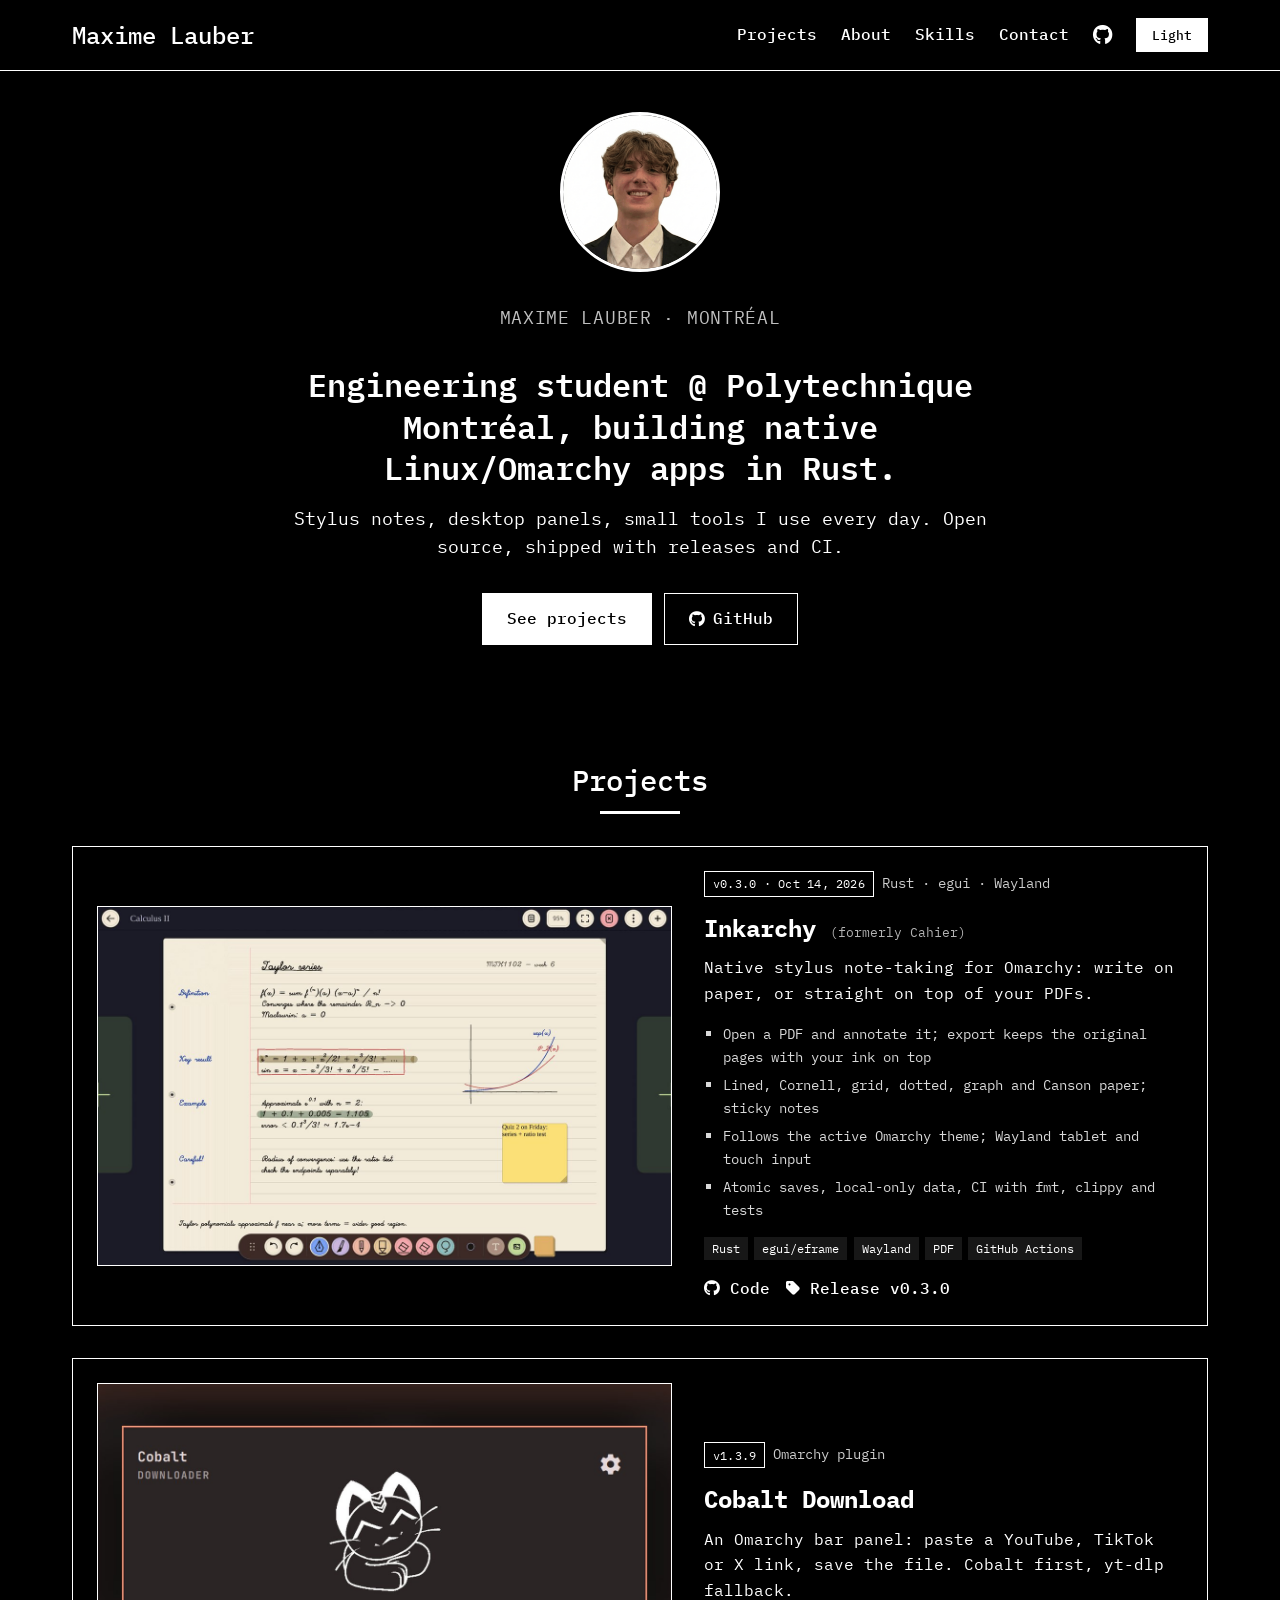
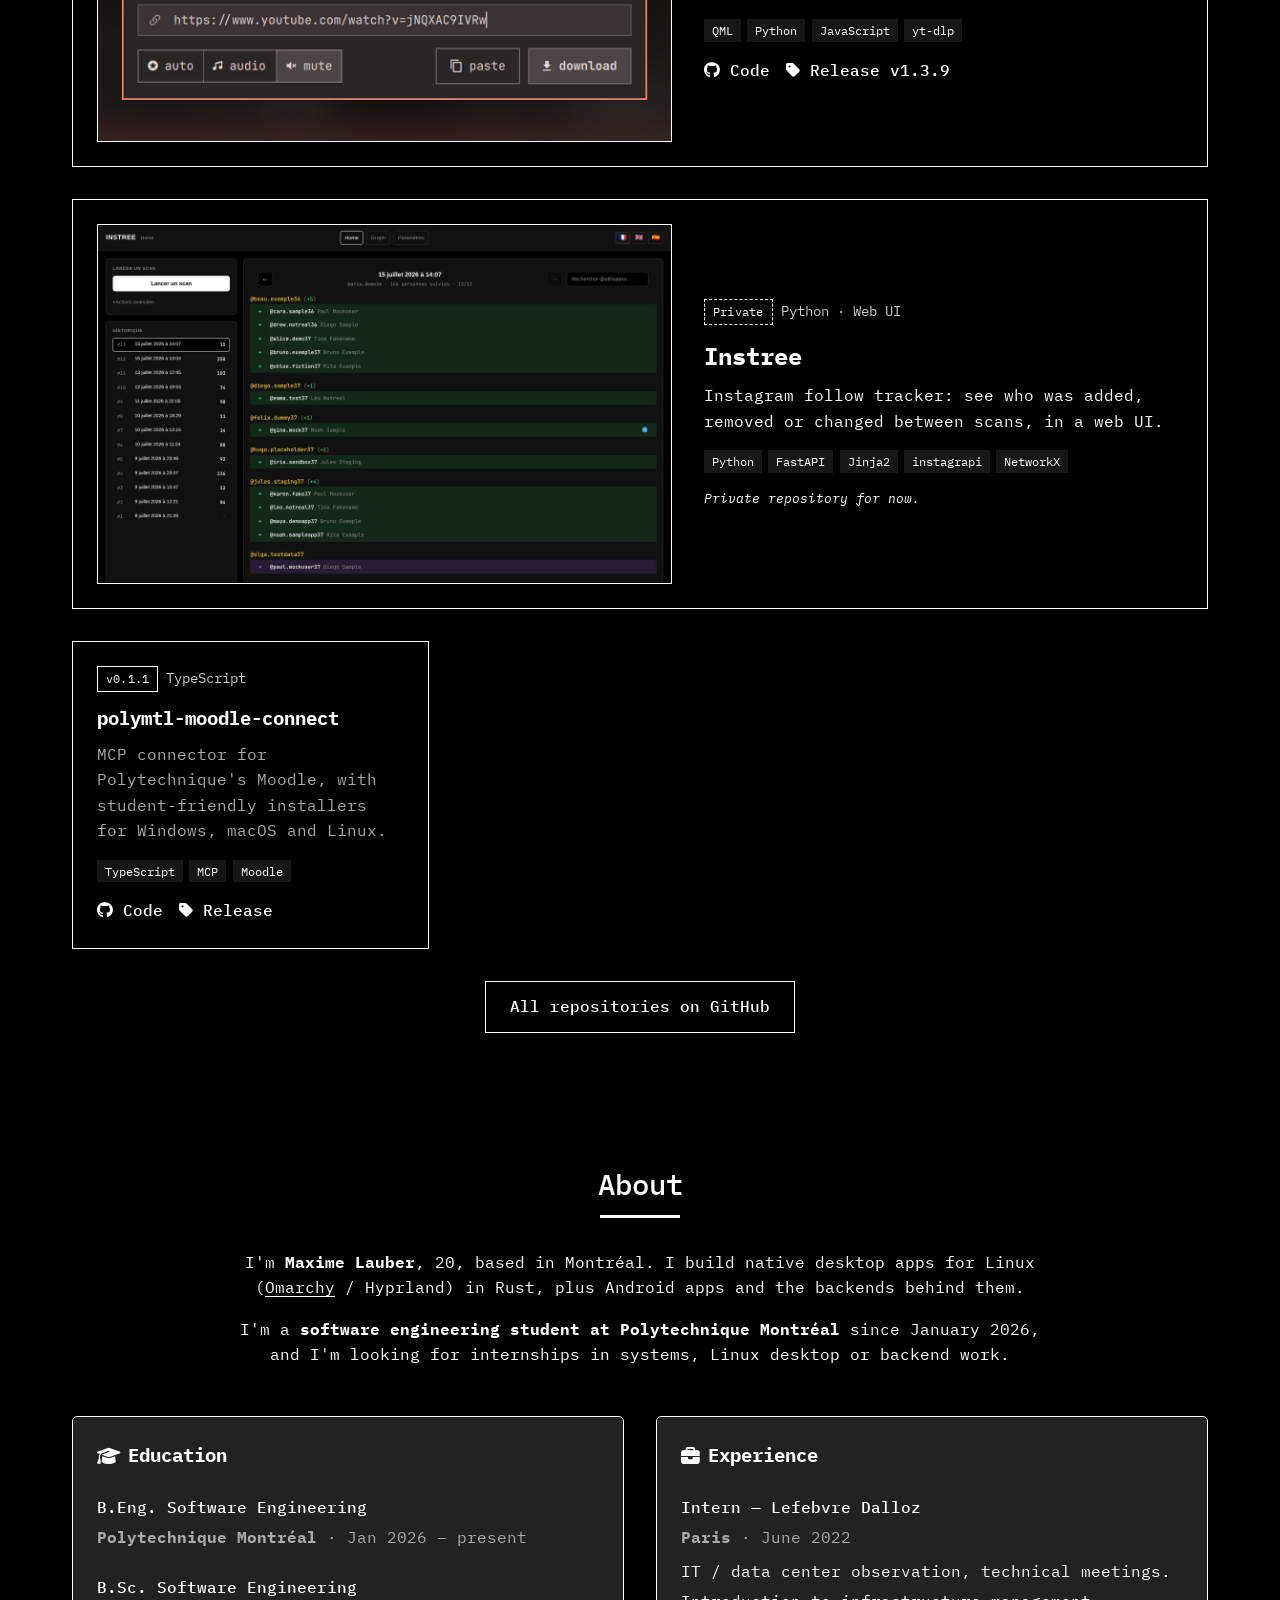
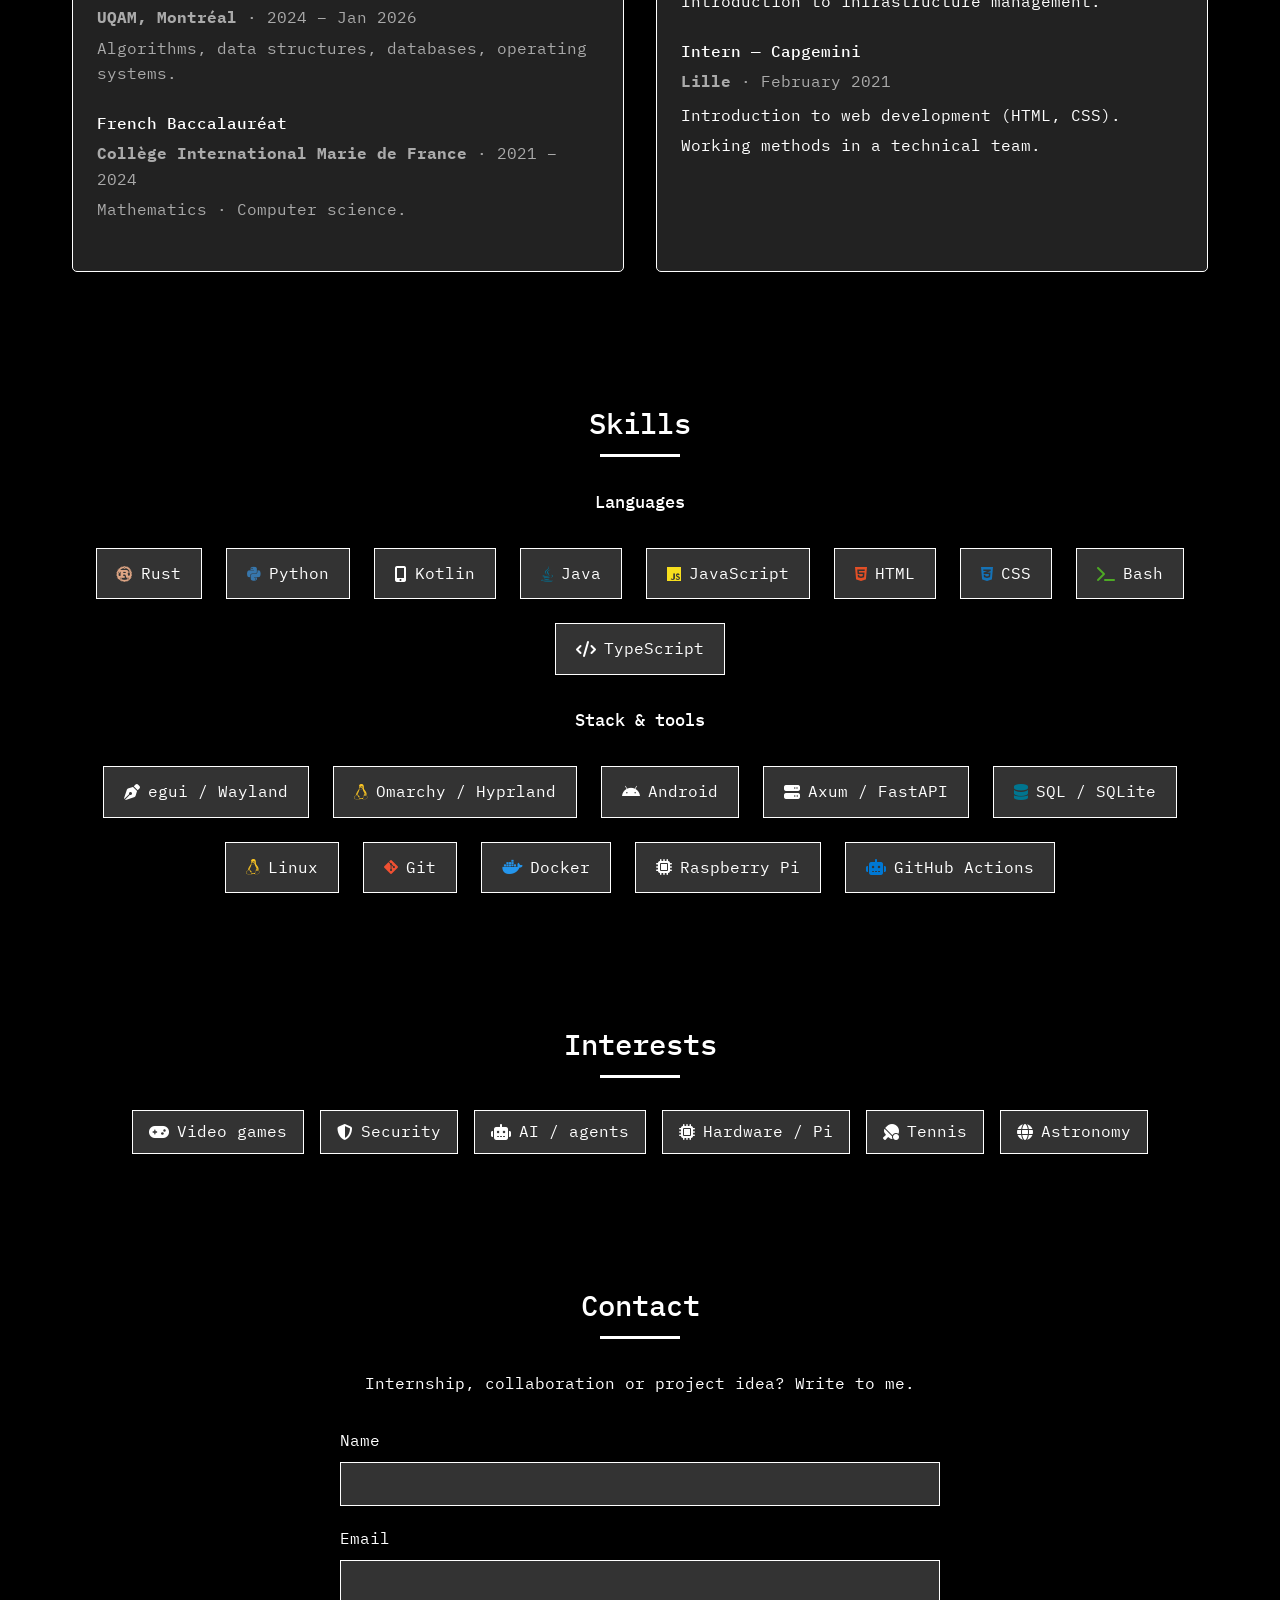
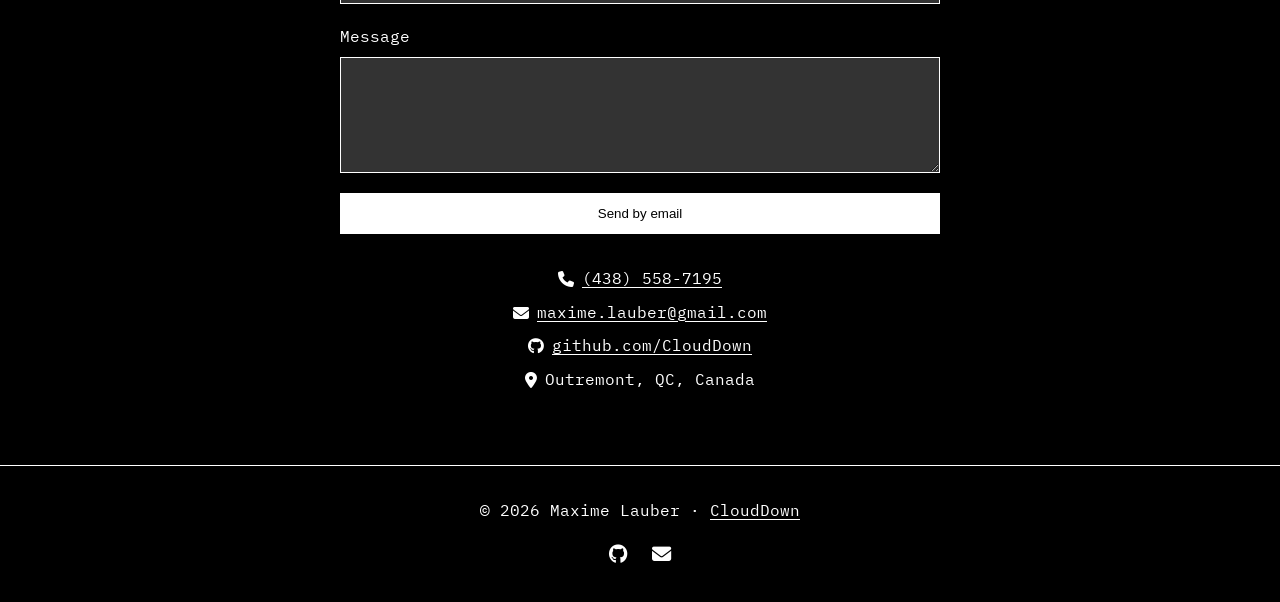
<file: index.html>
<!DOCTYPE html>
<html lang="en">
<head>
  <meta charset="UTF-8">
  <meta name="viewport" content="width=device-width, initial-scale=1.0">
  <meta name="description" content="Maxime Lauber (CloudDown) — engineering student at Polytechnique Montréal building native Linux/Omarchy apps in Rust.">
  <meta property="og:title" content="Maxime Lauber — native Linux apps in Rust">
  <meta property="og:image" content="img/inkarchy.jpg">
  <title>Maxime Lauber | Native Linux/Omarchy apps in Rust</title>
  <link rel="preconnect" href="https://fonts.googleapis.com">
  <link rel="preconnect" href="https://fonts.gstatic.com" crossorigin>
  <link href="https://fonts.googleapis.com/css2?family=IBM+Plex+Mono:wght@400;500;600&display=swap" rel="stylesheet">
  <link rel="stylesheet" href="https://cdnjs.cloudflare.com/ajax/libs/font-awesome/6.4.0/css/all.min.css">
  <link rel="stylesheet" href="styles.css">
</head>
<body class="dark-theme">
  <header>
    <div class="container">
      <div class="header-content">
        <a href="#" class="logo">Maxime Lauber</a>
        <div class="header-right">
          <nav class="nav-links" aria-label="Main navigation">
            <a href="#projects">Projects</a>
            <a href="#about">About</a>
            <a href="#skills">Skills</a>
            <a href="#contact">Contact</a>
          </nav>
          <a class="github-nav" href="https://github.com/CloudDown" target="_blank" rel="noopener noreferrer" aria-label="GitHub CloudDown"><i class="fab fa-github"></i></a>
          <button type="button" class="theme-toggle" onclick="toggleTheme()">Light</button>
        </div>
      </div>
    </div>
  </header>

  <section class="hero">
    <div class="container">
      <div class="hero-content">
        <img src="pp.png" alt="Maxime Lauber" class="hero-photo" width="160" height="160">
        <div class="hero-text">
          <p class="hero-eyebrow">Maxime Lauber · Montréal</p>
          <h1>Engineering student @ Polytechnique Montréal, building native Linux/Omarchy apps in Rust.</h1>
          <p class="hero-lead">Stylus notes, desktop panels, small tools I use every day. Open source, shipped with releases and CI.</p>
          <div class="hero-actions">
            <a href="#projects" class="cta-button">See projects</a>
            <a href="https://github.com/CloudDown" class="cta-button cta-secondary" target="_blank" rel="noopener noreferrer"><i class="fab fa-github"></i> GitHub</a>
          </div>
        </div>
      </div>
    </div>
  </section>

  <section id="projects" class="section">
    <div class="container">
      <h2 class="section-title">Projects</h2>
      <div class="flagship-list">
        <article class="flagship">
          <a class="shot" href="https://github.com/CloudDown/inkarchy" target="_blank" rel="noopener noreferrer"><img src="img/inkarchy.jpg" alt="Inkarchy: handwritten course page with the tool dock" width="1200" height="750" loading="lazy" decoding="async"></a>
          <div class="flagship-body">
            <div class="project-meta"><span class="project-badge">v0.3.0 · Oct 14, 2026</span><span class="project-lang">Rust · egui · Wayland</span></div>
            <h3>Inkarchy <small>(formerly Cahier)</small></h3>
            <p class="pitch">Native stylus note-taking for Omarchy: write on paper, or straight on top of your PDFs.</p>
            <ul class="feature-list">
              <li>Open a PDF and annotate it; export keeps the original pages with your ink on top</li>
              <li>Lined, Cornell, grid, dotted, graph and Canson paper; sticky notes</li>
              <li>Follows the active Omarchy theme; Wayland tablet and touch input</li>
              <li>Atomic saves, local-only data, CI with fmt, clippy and tests</li>
            </ul>
            <div class="tags"><span>Rust</span><span>egui/eframe</span><span>Wayland</span><span>PDF</span><span>GitHub Actions</span></div>
            <div class="project-links">
              <a href="https://github.com/CloudDown/inkarchy" class="project-link" target="_blank" rel="noopener noreferrer"><i class="fab fa-github"></i> Code</a>
              <a href="https://github.com/CloudDown/inkarchy/releases/tag/v0.3.0" class="project-link" target="_blank" rel="noopener noreferrer"><i class="fas fa-tag"></i> Release v0.3.0</a>
            </div>
          </div>
        </article>

        <article class="flagship">
          <a class="shot" href="https://github.com/CloudDown/omarchy-cobalt" target="_blank" rel="noopener noreferrer"><img src="img/cobalt.jpg" alt="Cobalt Download preview" width="1200" height="750" loading="lazy" decoding="async"></a>
          <div class="flagship-body">
            <div class="project-meta"><span class="project-badge">v1.3.9</span><span class="project-lang">Omarchy plugin</span></div>
            <h3>Cobalt Download</h3>
            <p class="pitch">An Omarchy bar panel: paste a YouTube, TikTok or X link, save the file. Cobalt first, yt-dlp fallback.</p>
            <div class="tags"><span>QML</span><span>Python</span><span>JavaScript</span><span>yt-dlp</span></div>
            <div class="project-links">
              <a href="https://github.com/CloudDown/omarchy-cobalt" class="project-link" target="_blank" rel="noopener noreferrer"><i class="fab fa-github"></i> Code</a>
              <a href="https://github.com/CloudDown/omarchy-cobalt/releases/tag/v1.3.9" class="project-link" target="_blank" rel="noopener noreferrer"><i class="fas fa-tag"></i> Release v1.3.9</a>
            </div>
          </div>
        </article>

        <article class="flagship">
          <div class="shot"><img src="img/instree.jpg" alt="Instree home: scans and changes" width="1200" height="750" loading="lazy" decoding="async"></div>
          <div class="flagship-body">
            <div class="project-meta"><span class="project-badge wip">Private</span><span class="project-lang">Python · Web UI</span></div>
            <h3>Instree</h3>
            <p class="pitch">Instagram follow tracker: see who was added, removed or changed between scans, in a web UI.</p>
            <div class="tags"><span>Python</span><span>FastAPI</span><span>Jinja2</span><span>instagrapi</span><span>NetworkX</span></div>
            <p class="note">Private repository for now.</p>
          </div>
        </article>
      </div>

      <div class="project-grid small-grid">
        <article class="project-card">
          <div class="project-meta"><span class="project-badge">v0.1.1</span><span class="project-lang">TypeScript</span></div>
          <h3>polymtl-moodle-connect</h3>
          <p>MCP connector for Polytechnique's Moodle, with student-friendly installers for Windows, macOS and Linux.</p>
          <div class="tags"><span>TypeScript</span><span>MCP</span><span>Moodle</span></div>
          <div class="project-links">
            <a href="https://github.com/CloudDown/polymtl-moodle-connect" class="project-link" target="_blank" rel="noopener noreferrer"><i class="fab fa-github"></i> Code</a>
            <a href="https://github.com/CloudDown/polymtl-moodle-connect/releases/latest" class="project-link" target="_blank" rel="noopener noreferrer"><i class="fas fa-tag"></i> Release</a>
          </div>
        </article>
      </div>
      <p class="section-foot"><a href="https://github.com/CloudDown?tab=repositories" class="cta-button cta-secondary" target="_blank" rel="noopener noreferrer">All repositories on GitHub</a></p>
    </div>
  </section>

  <section id="about" class="section">
    <div class="container">
      <h2 class="section-title">About</h2>
      <div class="about-container">
        <div class="about-bio">
          <p>I'm <strong>Maxime Lauber</strong>, 20, based in Montréal. I build native desktop apps for Linux (<a href="https://omarchy.org" target="_blank" rel="noopener noreferrer">Omarchy</a> / Hyprland) in Rust, plus Android apps and the backends behind them.</p>
          <p>I'm a <strong>software engineering student at Polytechnique Montréal</strong> since January 2026, and I'm looking for internships in systems, Linux desktop or backend work.</p>
        </div>
        <div class="about-details">
          <div class="detail-card">
            <h3><i class="fas fa-graduation-cap"></i> Education</h3>
            <div class="detail-item"><h4>B.Eng. Software Engineering</h4><p><strong>Polytechnique Montréal</strong> · Jan 2026 – present</p></div>
            <div class="detail-item"><h4>B.Sc. Software Engineering</h4><p><strong>UQAM, Montréal</strong> · 2024 – Jan 2026</p><p>Algorithms, data structures, databases, operating systems.</p></div>
            <div class="detail-item"><h4>French Baccalauréat</h4><p><strong>Collège International Marie de France</strong> · 2021 – 2024</p><p>Mathematics · Computer science.</p></div>
          </div>
          <div class="detail-card">
            <h3><i class="fas fa-briefcase"></i> Experience</h3>
            <div class="detail-item"><h4>Intern — Lefebvre Dalloz</h4><p><strong>Paris</strong> · June 2022</p><ul><li>IT / data center observation, technical meetings.</li><li>Introduction to infrastructure management.</li></ul></div>
            <div class="detail-item"><h4>Intern — Capgemini</h4><p><strong>Lille</strong> · February 2021</p><ul><li>Introduction to web development (HTML, CSS).</li><li>Working methods in a technical team.</li></ul></div>
          </div>
        </div>
      </div>
    </div>
  </section>

  <section id="skills" class="section">
    <div class="container">
      <h2 class="section-title">Skills</h2>
      <div class="skills-groups">
        <div class="skills-group">
          <h3>Languages</h3>
          <div class="skills-container">
            <div class="skill-item"><i class="fab fa-rust"></i><span>Rust</span></div>
            <div class="skill-item"><i class="fab fa-python"></i><span>Python</span></div>
            <div class="skill-item"><i class="fas fa-mobile-alt"></i><span>Kotlin</span></div>
            <div class="skill-item"><i class="fab fa-java"></i><span>Java</span></div>
            <div class="skill-item"><i class="fab fa-js"></i><span>JavaScript</span></div>
            <div class="skill-item"><i class="fab fa-html5"></i><span>HTML</span></div>
            <div class="skill-item"><i class="fab fa-css3-alt"></i><span>CSS</span></div>
            <div class="skill-item"><i class="fas fa-terminal"></i><span>Bash</span></div>
            <div class="skill-item"><i class="fas fa-code"></i><span>TypeScript</span></div>
          </div>
        </div>
        <div class="skills-group">
          <h3>Stack & tools</h3>
          <div class="skills-container">
            <div class="skill-item"><i class="fas fa-pen-nib"></i><span>egui / Wayland</span></div>
            <div class="skill-item"><i class="fab fa-linux"></i><span>Omarchy / Hyprland</span></div>
            <div class="skill-item"><i class="fab fa-android"></i><span>Android</span></div>
            <div class="skill-item"><i class="fas fa-server"></i><span>Axum / FastAPI</span></div>
            <div class="skill-item"><i class="fas fa-database"></i><span>SQL / SQLite</span></div>
            <div class="skill-item"><i class="fab fa-linux"></i><span>Linux</span></div>
            <div class="skill-item"><i class="fab fa-git-alt"></i><span>Git</span></div>
            <div class="skill-item"><i class="fab fa-docker"></i><span>Docker</span></div>
            <div class="skill-item"><i class="fas fa-microchip"></i><span>Raspberry Pi</span></div>
            <div class="skill-item"><i class="fas fa-robot"></i><span>GitHub Actions</span></div>
          </div>
        </div>
      </div>
    </div>
  </section>

  <section id="hobbies" class="section">
    <div class="container">
      <h2 class="section-title">Interests</h2>
      <div class="hobbies-container">
        <div class="hobby-item"><i class="fas fa-gamepad"></i><span>Video games</span></div>
        <div class="hobby-item"><i class="fas fa-shield-alt"></i><span>Security</span></div>
        <div class="hobby-item"><i class="fas fa-robot"></i><span>AI / agents</span></div>
        <div class="hobby-item"><i class="fas fa-microchip"></i><span>Hardware / Pi</span></div>
        <div class="hobby-item"><i class="fas fa-table-tennis"></i><span>Tennis</span></div>
        <div class="hobby-item"><i class="fas fa-globe"></i><span>Astronomy</span></div>
      </div>
    </div>
  </section>

  <section id="contact" class="section">
    <div class="container">
      <h2 class="section-title">Contact</h2>
      <div class="contact-content">
        <p>Internship, collaboration or project idea? Write to me.</p>
        <form class="contact-form" id="contact-form">
          <div class="form-group">
            <label for="name">Name</label>
            <input type="text" id="name" name="name" required autocomplete="name">
          </div>
          <div class="form-group">
            <label for="email">Email</label>
            <input type="email" id="email" name="email" required autocomplete="email">
          </div>
          <div class="form-group">
            <label for="message">Message</label>
            <textarea id="message" name="message" rows="5" required></textarea>
          </div>
          <button type="submit" class="submit-button">Send by email</button>
        </form>
        <div class="contact-info">
          <p><i class="fas fa-phone"></i> <a href="tel:+14385587195">(438) 558-7195</a></p>
          <p><i class="fas fa-envelope"></i> <a href="mailto:maxime.lauber@gmail.com">maxime.lauber@gmail.com</a></p>
          <p><i class="fab fa-github"></i> <a href="https://github.com/CloudDown" target="_blank" rel="noopener noreferrer">github.com/CloudDown</a></p>
          <p><i class="fas fa-map-marker-alt"></i> Outremont, QC, Canada</p>
        </div>
      </div>
    </div>
  </section>

  <footer>
    <div class="container">
      <p>&copy; <span id="year">2026</span> Maxime Lauber · <a href="https://github.com/CloudDown" target="_blank" rel="noopener noreferrer">CloudDown</a></p>
      <div class="social-links">
        <a href="https://github.com/CloudDown" class="social-link" target="_blank" rel="noopener noreferrer" aria-label="GitHub"><i class="fab fa-github"></i></a>
        <a href="mailto:maxime.lauber@gmail.com" class="social-link" aria-label="Email"><i class="fas fa-envelope"></i></a>
      </div>
    </div>
  </footer>

  <script src="script.js"></script>
</body>
</html>
</file>
<file: styles.css>
/* ===== RESET & BASE STYLES ===== */
* {
  margin: 0;
  padding: 0;
  box-sizing: border-box;
}

body {
  font-family: 'IBM Plex Mono', monospace;
  background-color: #ffffff;
  color: #000000;
  line-height: 1.6;
  transition: all 0.3s ease;
}

.container {
  max-width: 1200px;
  margin: 0 auto;
  padding: 0 2rem;
}

a {
  text-decoration: none;
  color: inherit;
}

ul {
  list-style: none;
}

.section {
  padding: 4rem 0;
}

.section-title {
  text-align: center;
  margin-bottom: 2rem;
  font-size: 1.8rem;
  font-weight: 500;
  position: relative;
}

.section-title::after {
  content: "";
  display: block;
  width: 80px;
  height: 3px;
  background: #000000;
  margin: 0.5rem auto;
}

/* ===== HEADER ===== */
header {
  position: fixed;
  top: 0;
  left: 0;
  right: 0;
  background: #ffffff;
  border-bottom: 1px solid #000000;
  z-index: 1000;
  transition: all 0.3s ease;
}

.header-content {
  display: flex;
  justify-content: space-between;
  align-items: center;
  padding: 1rem 0;
}

.logo {
  font-size: 1.5rem;
  font-weight: 500;
}

.header-right {
  display: flex;
  align-items: center;
  gap: 1.5rem;
}

.github-nav {
  font-size: 1.25rem;
  display: flex;
  align-items: center;
  transition: opacity 0.2s;
}

.github-nav:hover {
  opacity: 0.7;
}

.nav-links {
  display: flex;
  gap: 1.5rem;
}

.nav-links a {
  font-weight: 500;
  transition: color 0.2s;
}

.nav-links a:hover {
  color: #555555;
}

.theme-toggle {
  background: #000000;
  color: #ffffff;
  border: none;
  padding: 0.5rem 1rem;
  cursor: pointer;
  font-family: 'IBM Plex Mono', monospace;
  font-weight: 500;
  transition: all 0.2s;
}

/* ===== HERO SECTION ===== */
.hero {
  padding: 8rem 0 4rem;
  display: flex;
  align-items: center;
  min-height: 100vh;
}

.hero-content {
  display: flex;
  flex-direction: column;
  align-items: center;
  gap: 2rem;
  text-align: center;
}

.hero-photo {
  width: 200px;
  height: 200px;
  border-radius: 50%;
  object-fit: cover;
  object-position: center;
  background: #fff;
  display: block;
  border: 3px solid #000000;
  box-shadow: 0 4px 8px rgba(0, 0, 0, 0.2);
  transition: all 0.3s ease;
}

.hero-text {
  max-width: 700px;
}

.hero-eyebrow {
  font-size: 0.95rem;
  letter-spacing: 0.04em;
  text-transform: uppercase;
  margin-bottom: 0.75rem;
  opacity: 0.75;
}

.hero h1 {
  font-size: 2.6rem;
  margin-bottom: 1rem;
  font-weight: 600;
}

.hero-lead,
.hero p {
  font-size: 1.1rem;
  margin-bottom: 2rem;
}

.hero-actions {
  display: flex;
  flex-wrap: wrap;
  gap: 0.75rem;
  justify-content: center;
}

.cta-button {
  display: inline-flex;
  align-items: center;
  gap: 0.5rem;
  padding: 0.75rem 1.5rem;
  background: #000000;
  color: #ffffff;
  border: 1px solid #000000;
  font-weight: 500;
  transition: all 0.2s;
}

.cta-button:hover {
  background: transparent;
  color: #000000;
}

.cta-secondary {
  background: transparent;
  color: #000000;
}

.cta-secondary:hover {
  background: #000000;
  color: #ffffff;
}

.section-intro {
  text-align: center;
  max-width: 640px;
  margin: -0.5rem auto 0;
  color: #555555;
}

.section-intro a {
  text-decoration: underline;
  text-underline-offset: 3px;
}

.section-foot {
  text-align: center;
  margin-top: 2rem;
}

/* ===== ABOUT SECTION ===== */
.about-container {
  display: flex;
  flex-direction: column;
  gap: 2rem;
  margin-top: 2rem;
}

.about-bio {
  max-width: 800px;
  margin: 0 auto;
  text-align: center;
}

.about-bio p {
  margin-bottom: 1rem;
}

.about-details {
  display: flex;
  flex-wrap: wrap;
  justify-content: center;
  gap: 2rem;
}

.detail-card {
  flex: 1;
  min-width: 300px;
  padding: 1.5rem;
  border: 1px solid #000000;
  background: #f9f9f9;
  border-radius: 5px;
  transition: all 0.3s ease;
}

.detail-card h3 {
  margin-bottom: 1.5rem;
  display: flex;
  align-items: center;
  gap: 0.5rem;
}

.detail-item {
  margin-bottom: 1.5rem;
}

.detail-item h4 {
  font-weight: 500;
  margin-bottom: 0.3rem;
}

.detail-item p {
  margin-bottom: 0.3rem;
  color: #555555;
}

.detail-item ul {
  margin-top: 0.5rem;
  text-align: left;
}

.detail-item li {
  margin-bottom: 0.3rem;
}

/* ===== PROJECTS SECTION ===== */
.project-grid {
  display: grid;
  grid-template-columns: repeat(auto-fill, minmax(300px, 1fr));
  gap: 2rem;
  margin-top: 2rem;
}

.project-card {
  border: 1px solid #000000;
  padding: 1.5rem;
  transition: all 0.2s;
}

.project-card:hover {
  transform: translateY(-5px);
  box-shadow: 0 5px 15px rgba(0, 0, 0, 0.1);
}

.project-meta {
  display: flex;
  flex-wrap: wrap;
  align-items: center;
  gap: 0.5rem;
  margin-bottom: 0.75rem;
  font-size: 0.85rem;
}

.project-lang {
  opacity: 0.8;
}

.project-badge,
.project-stars {
  border: 1px solid currentColor;
  padding: 0.15rem 0.5rem;
  font-size: 0.75rem;
  letter-spacing: 0.02em;
}

.project-stars {
  display: inline-flex;
  align-items: center;
  gap: 0.3rem;
  border-style: none;
  opacity: 0.85;
}

.project-card h3 {
  margin-bottom: 0.5rem;
}

.project-card p {
  margin-bottom: 1rem;
  color: #555555;
}

.project-links {
  display: flex;
  flex-wrap: wrap;
  gap: 1rem;
}

.github-stats {
  display: flex;
  flex-wrap: wrap;
  justify-content: center;
  gap: 2rem;
  margin: 2rem 0 1rem;
}

.github-stats .stat {
  text-align: center;
  min-width: 7rem;
}

.github-stats .stat span {
  display: block;
  font-size: 1.8rem;
  font-weight: 600;
}

.github-stats .stat small {
  opacity: 0.7;
  text-transform: uppercase;
  letter-spacing: 0.04em;
  font-size: 0.75rem;
}

.loading-msg,
.github-error {
  text-align: center;
  grid-column: 1 / -1;
  color: #555555;
}

.github-error a {
  text-decoration: underline;
  text-underline-offset: 3px;
}

.skills-groups {
  display: flex;
  flex-direction: column;
  gap: 2rem;
}

.skills-group h3 {
  text-align: center;
  margin-bottom: 1rem;
  font-weight: 500;
  font-size: 1.05rem;
}

.about-bio a,
.contact-info a,
footer a {
  text-decoration: underline;
  text-underline-offset: 3px;
}

@media (max-width: 768px) {
  .nav-links {
    display: none;
  }

  .hero h1 {
    font-size: 2rem;
  }

  .container {
    padding: 0 1.25rem;
  }
}

.project-link {
  color: #000000;
  font-weight: 500;
  transition: color 0.2s;
}

.project-link:hover {
  color: #555555;
}

/* ===== SKILLS SECTION ===== */
.skills-container {
  display: flex;
  flex-wrap: wrap;
  justify-content: center;
  gap: 1.5rem;
  margin-top: 2rem;
}

.skill-item {
  display: flex;
  align-items: center;
  gap: 0.5rem;
  background: #f0f0f0;
  padding: 0.75rem 1.25rem;
  border: 1px solid #000000;
  transition: all 0.2s;
}

.skill-item:hover {
  background: #e0e0e0;
  transform: scale(1.05);
}

.fa-html5 {
  color: #e34f26;
}

.fa-css3-alt {
  color: #1572b6;
}

.fa-js {
  color: #f7df1e;
}

.fa-python {
  color: #3776ab;
}

.fa-java {
  color: #007396;
}

.fa-database {
  color: #00758f;
}

.fa-linux {
  color: #fcc624;
}

.fa-git-alt {
  color: #f05032;
}

.fa-docker {
  color: #2496ed;
}

.fa-robot {
  color: #0078d4;
}

.fa-rust {
  color: #dea584;
}

.fa-terminal {
  color: #4eaa25;
}

/* ===== HOBBIES SECTION ===== */
.hobbies-container {
  display: flex;
  flex-wrap: wrap;
  justify-content: center;
  gap: 1rem;
  margin-top: 2rem;
}

.hobby-item {
  display: flex;
  align-items: center;
  gap: 0.5rem;
  background: #f0f0f0;
  padding: 0.5rem 1rem;
  border: 1px solid #000000;
}

.hobby-item i {
  color: #000000;
}

.fa-table-tennis {
  color: #28a745;
}

/* ===== CONTACT SECTION ===== */
.contact-content {
  max-width: 600px;
  margin: 0 auto;
  text-align: center;
}

.contact-form {
  display: flex;
  flex-direction: column;
  gap: 1.25rem;
  margin-top: 2rem;
}

.form-group {
  display: flex;
  flex-direction: column;
  gap: 0.5rem;
  text-align: left;
}

.form-group input,
.form-group textarea {
  padding: 0.75rem;
  border: 1px solid #000000;
  background: #ffffff;
  font-family: 'IBM Plex Mono', monospace;
  transition: border-color 0.2s;
}

.form-group input:focus,
.form-group textarea:focus {
  outline: none;
  border-color: #555555;
}

.submit-button {
  padding: 0.75rem;
  background: #000000;
  color: #ffffff;
  border: 1px solid #000000;
  font-weight: 500;
  cursor: pointer;
  transition: all 0.2s;
}

.submit-button:hover {
  background: transparent;
  color: #000000;
}

.contact-info {
  margin-top: 2rem;
  text-align: center;
}

.contact-info p {
  margin-bottom: 0.5rem;
  display: flex;
  align-items: center;
  justify-content: center;
  gap: 0.5rem;
}

/* ===== FOOTER ===== */
footer {
  text-align: center;
  padding: 2rem 0;
  border-top: 1px solid #000000;
}

.social-links {
  display: flex;
  justify-content: center;
  gap: 1.5rem;
  margin-top: 1rem;
}

.social-link {
  color: #000000;
  font-size: 1.2rem;
  transition: color 0.2s;
}

.social-link:hover {
  color: #555555;
}

/* ===== DARK THEME ===== */
.dark-theme {
  background-color: #000000;
  color: #ffffff;
}

.dark-theme header {
  background: #000000;
  border-bottom: 1px solid #ffffff;
}

.dark-theme .section-title::after {
  background: #ffffff;
}

.dark-theme .nav-links a:hover {
  color: #aaaaaa;
}

.dark-theme .theme-toggle {
  background: #ffffff;
  color: #000000;
}

.dark-theme .hero-photo {
  border: 3px solid #ffffff;
}

.dark-theme .cta-button {
  background: #ffffff;
  color: #000000;
  border: 1px solid #ffffff;
}

.dark-theme .cta-button:hover {
  background: transparent;
  color: #ffffff;
}

.dark-theme .cta-secondary {
  background: transparent;
  color: #ffffff;
}

.dark-theme .cta-secondary:hover {
  background: #ffffff;
  color: #000000;
}

.dark-theme .section-intro,
.dark-theme .loading-msg,
.dark-theme .github-error {
  color: #aaaaaa;
}

.dark-theme .detail-card {
  background: #222222;
  border: 1px solid #ffffff;
}

.dark-theme .detail-card p,
.dark-theme .detail-item p {
  color: #aaaaaa;
}

.dark-theme .project-card {
  border: 1px solid #ffffff;
}

.dark-theme .project-card p {
  color: #aaaaaa;
}

.dark-theme .project-link {
  color: #ffffff;
}

.dark-theme .project-link:hover {
  color: #aaaaaa;
}

.dark-theme .skill-item {
  background: #333333;
  border: 1px solid #ffffff;
}

.dark-theme .skill-item:hover {
  background: #444444;
}

.dark-theme .hobby-item {
  background: #333333;
  border: 1px solid #ffffff;
}

.dark-theme .hobby-item i {
  color: #ffffff;
}

.dark-theme .form-group input,
.dark-theme .form-group textarea {
  background: #333333;
  color: #ffffff;
  border: 1px solid #ffffff;
}

.dark-theme .submit-button {
  background: #ffffff;
  color: #000000;
  border: 1px solid #ffffff;
}

.dark-theme .submit-button:hover {
  background: transparent;
  color: #ffffff;
}

.dark-theme footer {
  border-top: 1px solid #ffffff;
}

.dark-theme .social-link {
  color: #ffffff;
}

.dark-theme .social-link:hover {
  color: #aaaaaa;
}

/* ===== OCT 2026: FLAGSHIP PROJECTS ===== */
html { scroll-behavior: smooth; }
.hero { min-height: auto; padding: 7rem 0 3rem; }
.hero h1 { font-size: 2rem; line-height: 1.3; }
.hero-photo { width: 160px; height: 160px; }
img { max-width: 100%; height: auto; display: block; }
.flagship-list { display: flex; flex-direction: column; gap: 2rem; margin-top: 2rem; }
.flagship { display: grid; grid-template-columns: 1.2fr 1fr; gap: 2rem; border: 1px solid currentColor; padding: 1.5rem; align-items: center; }
.flagship .shot img { border: 1px solid currentColor; transition: transform 0.2s; }
.flagship .shot:hover img { transform: translateY(-4px); }
.flagship h3 { font-size: 1.5rem; margin-bottom: 0.5rem; }
.flagship h3 small { font-size: 0.8rem; font-weight: 400; opacity: 0.7; }
.pitch { margin-bottom: 1rem; }
.feature-list { list-style: square; padding-left: 1.2rem; margin-bottom: 1rem; font-size: 0.9rem; opacity: 0.85; }
.feature-list li { margin-bottom: 0.3rem; }
.tags { display: flex; flex-wrap: wrap; gap: 0.4rem; margin-bottom: 1rem; }
.tags span { font-size: 0.75rem; padding: 0.1rem 0.5rem; background: rgba(127,127,127,0.18); }
.small-grid { grid-template-columns: repeat(auto-fill, minmax(280px, 1fr)); }
.project-badge.wip { border-style: dashed; }
.note { font-size: 0.8rem; font-style: italic; }
@media (max-width: 860px) {
  .flagship { grid-template-columns: 1fr; padding: 1rem; }
  .hero h1 { font-size: 1.45rem; }
  .header-right { gap: 0.9rem; }
  .logo { font-size: 1.1rem; }
}
.flagship .shot img { display: block; width: 100%; height: auto; aspect-ratio: 16 / 10; object-fit: cover; }
</file>
